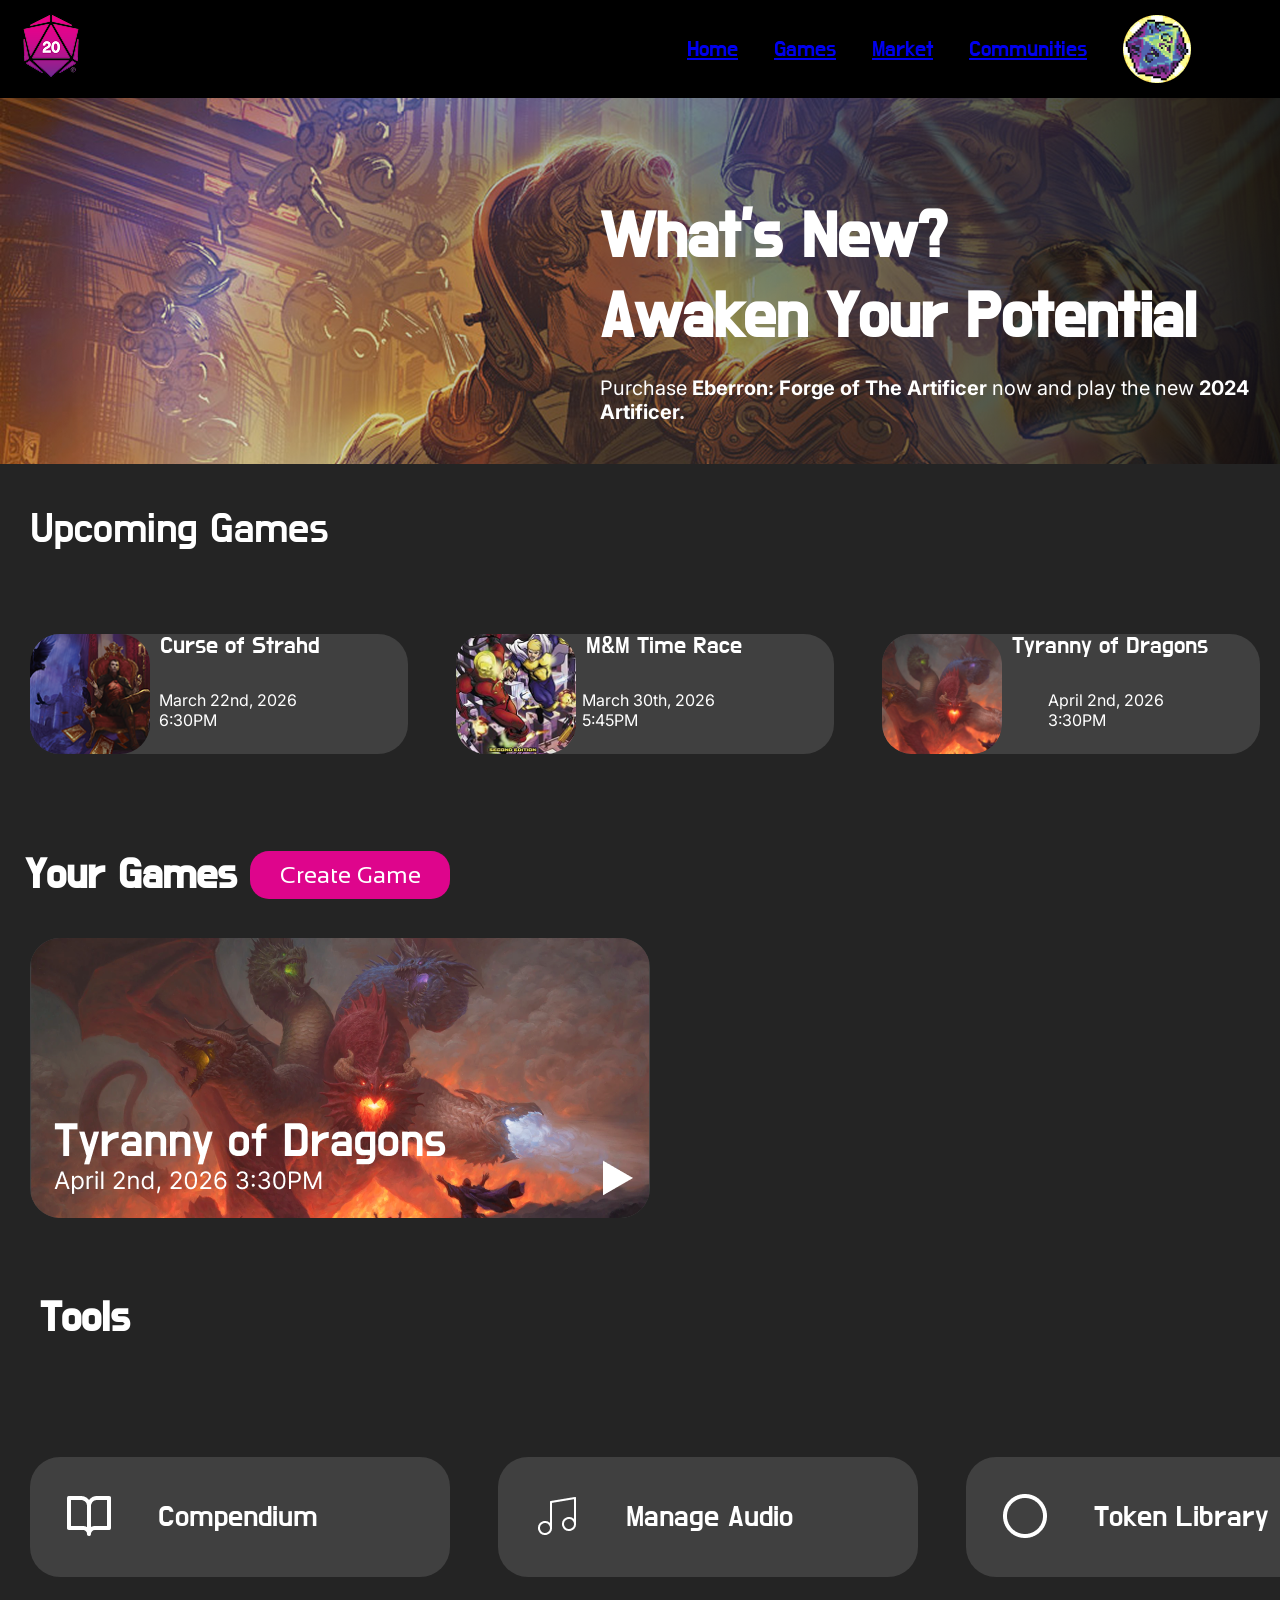
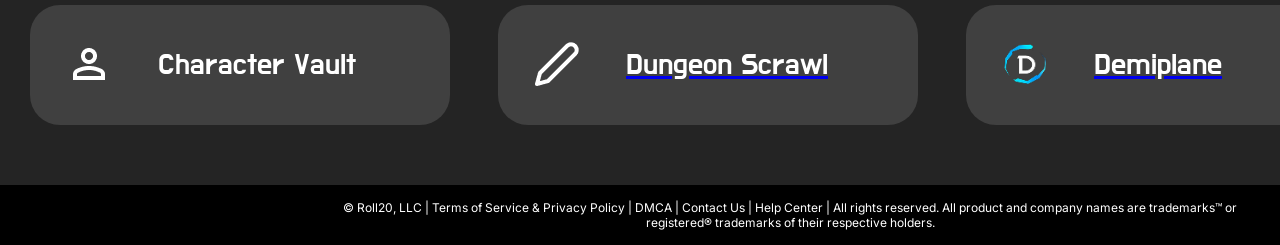
<file: index.html>
<!DOCTYPE html>
<html>
<head>
  	<meta charset="utf-8">
  	<meta name="viewport" content="initial-scale=1, width=device-width">
  	<title>Roll20</title>
  	
  	<link rel="stylesheet"  href="./style.css" />
  	<link rel="stylesheet" href="https://fonts.googleapis.com/css2?family=Sansation:wght@700&display=swap" />
  	<link rel="stylesheet" href="https://fonts.googleapis.com/css2?family=Do Hyeon:wght@400&display=swap" />
  	<link rel="stylesheet" href="https://fonts.googleapis.com/css2?family=Inter:wght@400;600;700&display=swap" />
</head>

<body>
  	<header class="navbar">
  		<div class="container">
  			<h1>
				<a href="index.html">
  					<img src="images/Roll20Icon.png" class="webicon" alt="Roll20">
  				</a>
  			</h1>
  			<nav class="nav">
  				<a href="index.html"> Home </a>
  				<a href="Games.html"> Games</a>
				<a href="Market.html"> Market</a>
				<a href="Communities.html"> Communities</a>
				<img href="Profile.html" src="images/Profile2.png" class="hover" alt="Username">
  			</nav>
  	</header>
  	<section class="Ad">
  		<div class="container">
  			<div class="AdContent">	
  			<h2> What's New? </h2>
  			<h2> Awaken Your Potential </h2>
  			<br>
  			<p> Purchase <span>Eberron: Forge of The Artificer</span> now and play the new <span>2024 Artificer.</span></p>
  		</div>
  		</div>
  	</section>
  	<section class="UCGames"> 
  		<div class="container">
  			<div class="UCGamesTitle"> Upcoming Games </div>
  			<div class="UCGamesGrid">
  				<div class="UCGameBlock">
  					<div class="UCIcon">
  						<img src="images/CurseOfStrahd.png" class="UCIcon" alt="A vampire sitting in their throne with a castle in the background and ravens flying across the background.">
  					</div>
  					<h3> Curse of Strahd </h3>
  					<p> March 22nd, 2026 <br> 6:30PM </p>
  				</div>
  					<div class="UCGameBlock">
  					<div class="UCIcon">
  						<img src="images/M&M.png" class="UCIcon" alt="A superhero and supervillain fighting eachother.">
  					</div>
  					<h3> M&M Time Race </h3>
  					<p> March 30th, 2026 <br> 5:45PM </p>
  				</div>
  					<div class="UCGameBlock">
  					<div class="UCIcon">
  						<img src="images/ToD.png" class="UCIcon" alt="A five-headed dragon, Tiamat, from Dungeons and Dragons.">
  					</div>
  					<h3> Tyranny of Dragons </h3>
  					<p> April 2nd, 2026 <br> 3:30PM </p>
  				</div>
  			</div>
  	</section>
  	<section class="YourGames">
  		 <div class="container">
  		 	<h2 class="YGTitle"> Your Games </h2>
  		 	<div class="createbutton"><h3>Create Game</h3> </div>
  		 	<div class="YourGamesGrid">
  		 		<div class="YourGameBlock">
  		 			<div class="YourGameIcon">
  		 				<img src="images/YourToD.png" class="YourGameIcon" alt="A five-headed dragon, Tiamat, from Dungeons and Dragons.">
  		 			</div>

  		 	</div>	
  		 		</div>

  		 </div>
  	</section>
  	<section class="Tools">
  		<div class="container">
  			<h2 class="ToolsTitle"> Tools </h2>
  			<div class="ToolsGrid">
  				<div class="ToolsBlock">
  					<img src="images/Compendium.png" class="ToolIcon">
  					<h3> Compendium </h3>
  				</div>
  				<div class="ToolsBlock">
  					<img src="images/Audio.png" class="ToolIcon">
  					<h3> Manage Audio </h3>
  				</div>
  				<div class="ToolsBlock">
  					<img src="images/Token.png" class="ToolIcon">
  					<h3> Token Library </h3>
  				</div>
  				<div class="ToolsBlock">
  					<img src="images/CharacterVault.png" class="ToolIcon">
  					<h3> Character Vault </h3>
  				</div>
  				<a href="https://www.dungeonscrawl.com/"><div class="ToolsBlock">
  					<img src="images/DungeonScrawl.png" class="ToolIcon">
  					<h3> Dungeon Scrawl </h3>
  				</div> </a>
  				<a href="https://app.demiplane.com/home"> <div class="ToolsBlock">
  					<img src="images/Demiplane.png" class="ToolIcon">
  					<h3> Demiplane </h3>
  				</div> </a>
  			</div>
  		</div>
  	</section>
  	<footer class="footer">
  		<div class="container">
  		<p> © Roll20, LLC | Terms of Service & Privacy Policy | DMCA | Contact Us | Help Center | All rights reserved. All product and company names are trademarks™ or registered® trademarks of their respective holders. </p>
  		</div>
  	</footer>
</body>
</html>
</file>
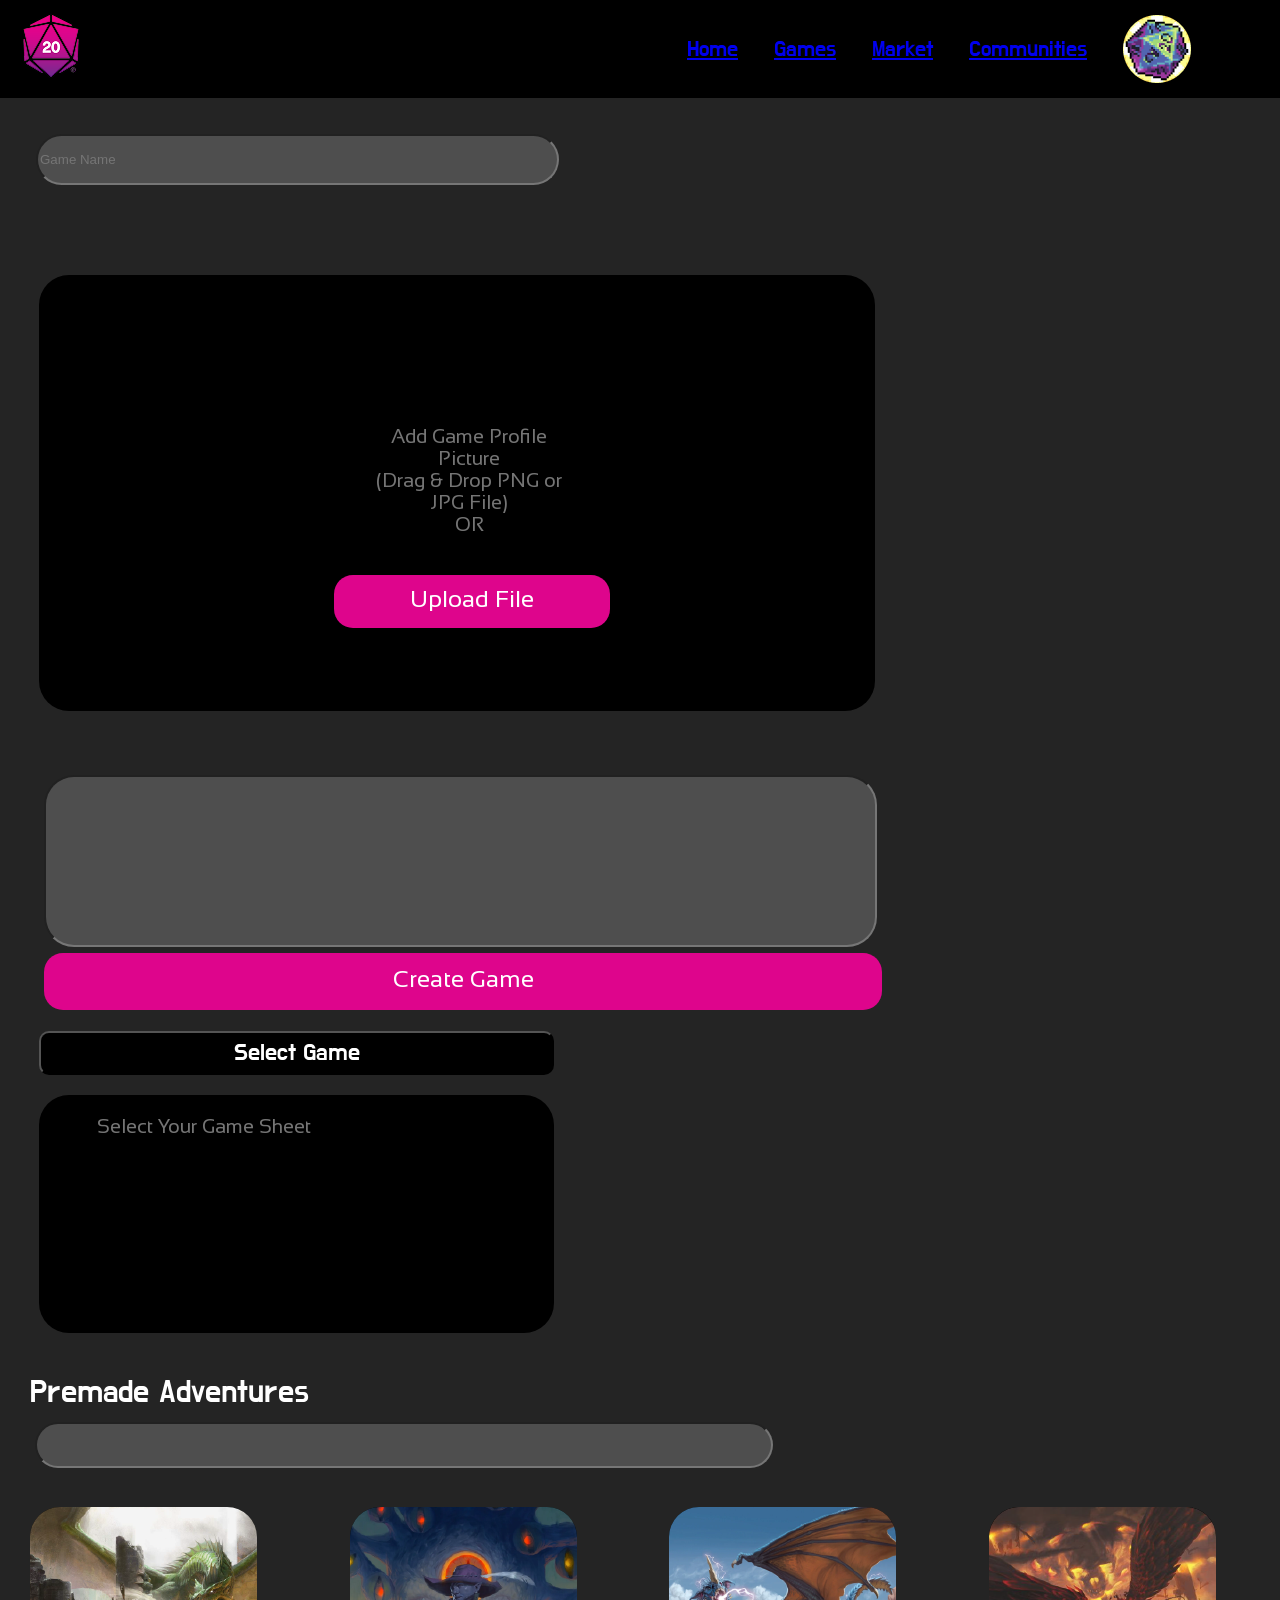
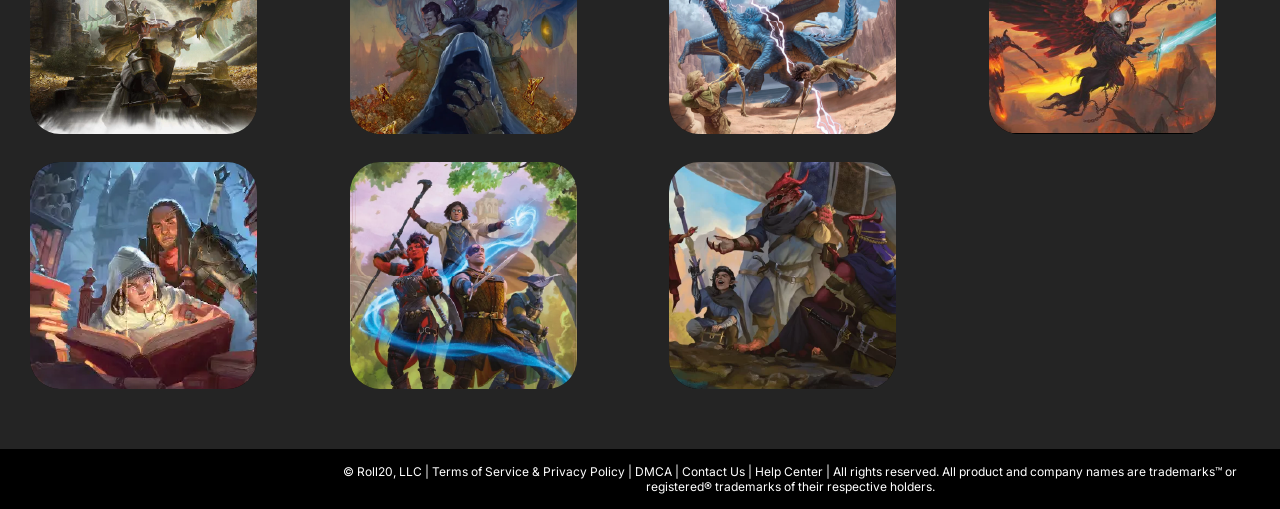
<file: Games.html>
<!DOCTYPE html>
<html>
<head>
  	<meta charset="utf-8">
  	<meta name="viewport" content="initial-scale=1, width=device-width">
  	<title>Roll20</title>
  	
  	<link rel="stylesheet"  href="./style.css" />
  	<link rel="stylesheet"  href="stylegame.css">
  	<link rel="stylesheet" href="https://fonts.googleapis.com/css2?family=Sansation:wght@700&display=swap" />
  	<link rel="stylesheet" href="https://fonts.googleapis.com/css2?family=Do Hyeon:wght@400&display=swap" />
  	<link rel="stylesheet" href="https://fonts.googleapis.com/css2?family=Inter:wght@400;600;700&display=swap" />
</head>

<body>
  	<header class="navbar">
  		<div class="container">
			<h1>
				<a href="index.html">
  					<img src="images/Roll20Icon.png" class="webicon" alt="Roll20">
  				</a>
  			</h1>
  			<nav class="nav">
  				<a href="index.html"> Home </a>
  				<a href="Games.html"> Games</a>
				<a href="Market.html"> Market</a>
				<a href="Communities.html"> Communities</a>
				<img href="Profile.html" src="images/Profile2.png" class="hover" alt="Username">
  			</nav>
  	</header>
  		<section>
  			<div class="container">
  				<input class="search" type="text" placeholder="Game Name">
  				<br>
  					<div class="dropdown">
  					<button class="dropbutton">Select Game</button>
  					<div class="dropdown-content">
  						<a>Dungeons and Dragons 5e</a>
  						<a>Mutants And Masterminds</a>
  					</div>	
  					<div class="PictureBox">
  						<p>Add Game Profile Picture <br> (Drag & Drop PNG or JPG File) <br> OR </p>
  						<br>
  						<div class="uploadfilebutton">
  							<h3> Upload File </h3>
  						</div>	
  					</div>
  					<input class="search2" type="text" name="Game Description">
  					<div class="creategame"><h3>Create Game</h3> </div>
  						<div class="gamesheet">
  							<div class="gamesheetbox"> </div>
  								<h3>Select Your Game Sheet</h3>
  					</div>	
  			</div>	
  		</section>
  		<section class="Premade">
  			<div class="container">
  				<h3> Premade Adventures </h3>
  				<input class="search3" type="text" name="Search Premade Adventures">
  				<div class="PremadeGrid">
  					<div class="PremadeIcon"> 
  						<img src="images/pre1.png" class="PremadeIcon" alt="A group of adventurers preparing to fight a green dragon in mines.">
  					</div>
  					<div class="PremadeIcon"> 
  						<img src="images/pre2.png" class="PremadeIcon" alt="A group of villanous figures standing over treasure as they are gazed upon by a Beholder.">
  					</div>
  					<div class="PremadeIcon"> 
  						<img src="images/pre3.png" class="PremadeIcon" alt="A group of adventurers fighting a blue dragon on the beach.">
  					</div>
  					<div class="PremadeIcon"> 
  						<img src="images/pre4.png" class="PremadeIcon" alt="A fallen angel flying through the skies of Avernus">
  					</div>
  					<div class="PremadeIcon"> 
  						<img src="images/pre5.png" class="PremadeIcon" alt="Two adventurers reading a book in a library.">
  					</div>
  					<div class="PremadeIcon"> 
  						<img src="images/pre6.png" class="PremadeIcon" alt="A group of adventurers standing majestically in an open forest.">
  					</div>
  					<div class="PremadeIcon"> 
  						<img src="images/pre7.png" class="PremadeIcon" alt="A group of three adventurer's camping out in plains during the day.">
  					</div>
  				</div>
  			</div>
  		</section>

  			  	<footer class="footer">
  		<div class="container">
  		<p> © Roll20, LLC | Terms of Service & Privacy Policy | DMCA | Contact Us | Help Center | All rights reserved. All product and company names are trademarks™ or registered® trademarks of their respective holders. </p>
  		</div>
  	</footer>
</body>
</html>
</file>
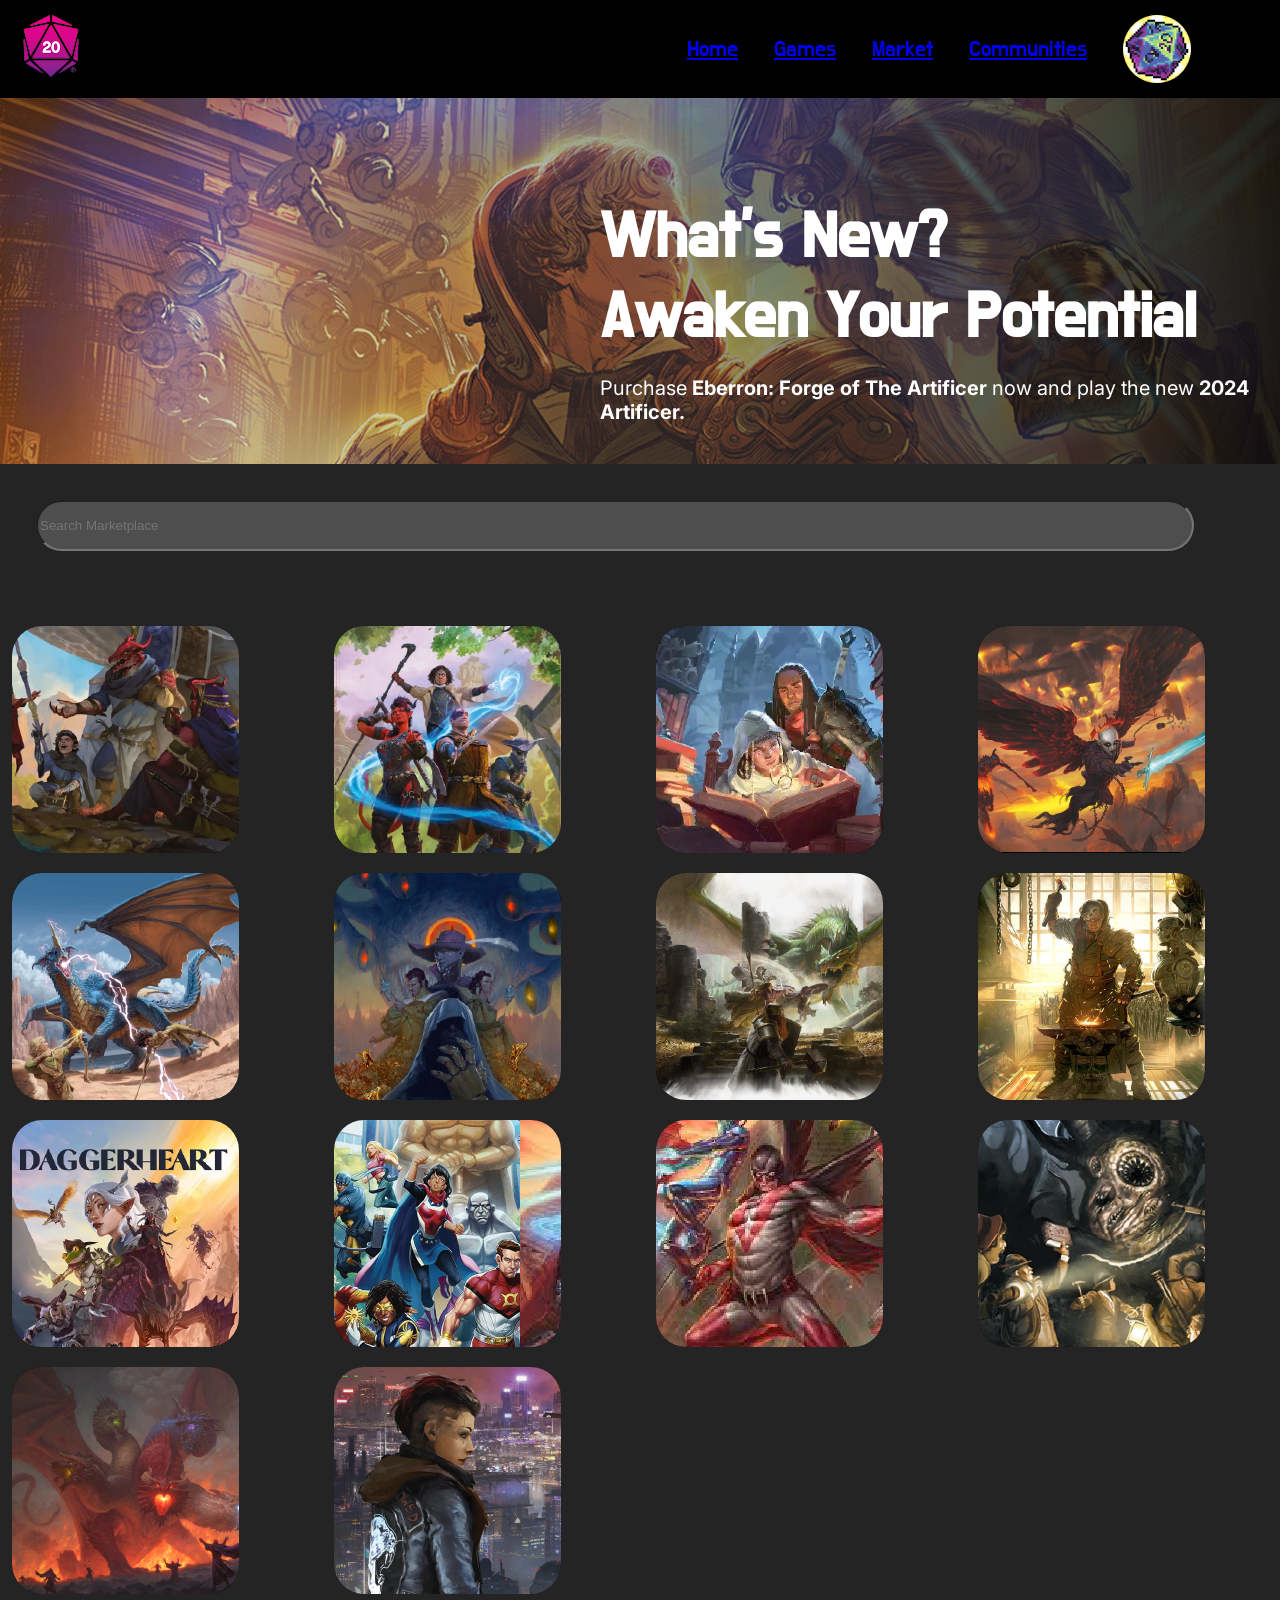
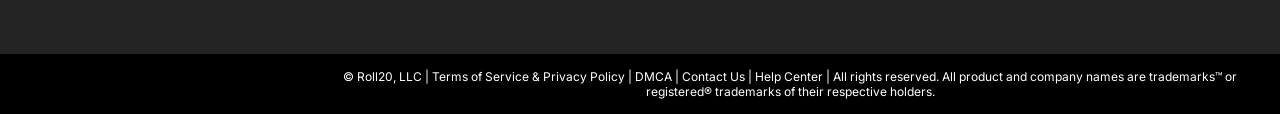
<file: Market.html>
<!DOCTYPE html>
<html>
<head>
  	<meta charset="utf-8">
  	<meta name="viewport" content="initial-scale=1, width=device-width">
  	<title>Roll20</title>
  	
  	<link rel="stylesheet"  href="./style.css" />
  	<link rel="stylesheet"  href="stylemarket.css">
  	<link rel="stylesheet" href="https://fonts.googleapis.com/css2?family=Sansation:wght@700&display=swap" />
  	<link rel="stylesheet" href="https://fonts.googleapis.com/css2?family=Do Hyeon:wght@400&display=swap" />
  	<link rel="stylesheet" href="https://fonts.googleapis.com/css2?family=Inter:wght@400;600;700&display=swap" />
</head>
<body>
  	<header class="navbar">
  		<div class="container">
  			<h1>
				<a href="index.html">
  					<img src="images/Roll20Icon.png" class="webicon" alt="Roll20">
  				</a>
  			</h1>
  			<nav class="nav">
  				<a href="index.html"> Home </a>
  				<a href="Games.html"> Games</a>
				<a href="Market.html"> Market</a>
				<a href="Communities.html"> Communities</a>
				<img href="Profile.html" src="images/Profile2.png" class="hover" alt="Username">
  			</nav>
  	</header>
  	<section class="Ad">
  		<div class="container">
  			<div class="AdContent">	
  			<h2> What's New? </h2>
  			<h2> Awaken Your Potential </h2>
  			<br>
  			<p> Purchase <span>Eberron: Forge of The Artificer</span> now and play the new <span>2024 Artificer.</span></p>
  		</div>
  		</div>
  	</section>
  	  		<section>
  			<div class="container">
  				<input class="search" type="text" placeholder="Search Marketplace">
  			</div>
  		</section>
  		<section class="Market">
  			<div class="container">
  				<div class="MarketGrid">
  					<div class="MarketIcon">
  						<img src="images/pre7.png" class="MarketIcon" alt="A group of three adventurer's camping out in plains during the day.">
  					</div>
  					<div class="MarketIcon">
  						<img src="images/pre6.png" class="MarketIcon" alt="A group of adventurers standing majestically in an open forest.">
  					</div>
  					<div class="MarketIcon">
  						<img src="images/pre5.png" class="MarketIcon" alt="Two adventurers reading a book in a library.">
  					</div>
  					<div class="MarketIcon">
  						<img src="images/pre4.png" class="MarketIcon" alt="A fallen angel flying through the skies of Avernus">
  					</div>
  					<div class="MarketIcon">
  						<img src="images/pre3.png" class="MarketIcon" alt="A group of adventurers fighting a blue dragon on the beach.">
  					</div>
  					<div class="MarketIcon">
  						<img src="images/pre2.png" class="MarketIcon" alt="A group of villanous figures standing over treasure as they are gazed upon by a Beholder.">
  					</div>
  					<div class="MarketIcon">
  						<img src="images/pre1.png" class="MarketIcon" alt="A group of adventurers preparing to fight a green dragon in mines.">
  					</div>
  					<div class="MarketIcon">
  						<img src="images/pre8.png" class="MarketIcon" alt="">
  					</div>
  					<div class="MarketIcon">
  						<img src="images/pre9.png" class="MarketIcon" alt="">
  					</div>
  					<div class="MarketIcon">
  						<img src="images/pre10.png" class="MarketIcon" alt="">
  					</div>
  					<div class="MarketIcon">
  						<img src="images/pre11.png" class="MarketIcon" alt="">
  					</div>
  					<div class="MarketIcon">
  						<img src="images/pre12.png" class="MarketIcon" alt="">
  					</div>
  					<div class="MarketIcon">
  						<img src="images/pre13.png" class="MarketIcon" alt="">
  					</div>
  					<div class="MarketIcon">
  						<img src="images/pre14.png" class="MarketIcon" alt="">
  					</div>
  				</div>
  			</div>
  		</section>
  	  	<footer class="footer">
  		<div class="container">
  		<p> © Roll20, LLC | Terms of Service & Privacy Policy | DMCA | Contact Us | Help Center | All rights reserved. All product and company names are trademarks™ or registered® trademarks of their respective holders. </p>
  		</div>
  	</footer>
</body>
</html>
</file>
<file: style.css>
body{
margin: 0;
line-height: normal;
background: #242424;
	}

h3 {
	display: block;
	margin: 0;
	position: relative;
	font-family: Do Hyeon;
	font-size: clamp(16px, 3vw, 32px);
	font-weight: 500;
	color: white;
	text-align: left;
	align-items: center;
	}

span {
	font-weight: bold;
	}

.navbar {
	position: static;
	top: 0;
	z-index: -50;
	background: #000000;
	}

.container {
	width: min(var(--container));
	margin: 0 auto;
	}

.navbar .container {
	display: flex; 
	padding: 15px;
	}

.navbar h1 {
	margin-bottom: -10px;
	margin-top: -5px;
	}

.webicon {
	display: flex;
	gap: 14px;
	min-width: 72px;
	}

.webicon:hover {
	scale: 105%;
	}	

.hover {

	}

.hover:hover {
	scale: 105%;
	}
.nav {
	display: flex;
	align-items: center;
	padding-left: 1200px;
	gap: 36px;
	font-family: Do Hyeon;
	font-size: 22px;
	font font-weight: 500;
	color: #DA068C;
	}

.nav a:hover {
	color: white;
	}

.Ad {
	position: relative;
	background-position-x: right;
	background-position-y: bottom;
	overflow: hidden;
	min-height: 200px;
	display: flex;
	background: url(images/ForgeOfArtificer2.png);
	background-repeat: no-repeat;
	background-size: cover;
	}

.AdContent {
	position: relative;
	padding: 100px 0 40px 1100px;
	}

.Ad h2 {
	display: black;
	margin: 0;	
	position: relative;
	font-family: Do Hyeon;
	font-size: clamp(32px, 6vw, 64px);
	font font-weight: 500;
	color: white;
	text-align: left;
	align-items: center;
	}

.Ad h3 {
	display: block;
	margin: 0;
	position: relative;
	font-family: Do Hyeon;
	font-size: clamp(16px, 3vw, 32px);
	font font-weight: 500;
	color: white;
	text-align: left;
	align-items: center;
	}

.Ad p {
	display: block;
	margin: 0;
	position: relative;
	font-family: Inter;
	font-size: clamp(8px, 2vw, 20px);
	color: white;
	text-align: left;
	display: inline-block;
	}

.UCGames {
	padding: 39px 0 60px;
	margin-left: 30px;
	}
.UCGamesTitle {
	font-family: Do Hyeon;
	font-size: 42px;
	font font-weight: 500;
	color: white;
	padding-bottom: 39px;
	}

.UCGamesGrid {
	display: grid;
    grid-template-columns: repeat(3, 1fr);
    gap: 28px;
    padding-top: 39px;
	}	

.UCGameBlock {
	min-width: 300px;
	background: #404040;
	border-radius: 30px;
	height: 120px;
	padding: 0px;
	margin-right: 20px;
	display: flex;
	}

.UCGameBlock:hover {
	background: #323232;
	}

.UCIcon {
	height: auto;
	width: 120px;
	border-radius: 30px;
	padding-left: -20;
	}

.UCGameBlock h3 {
	display: inline-flex;
	position: relative;
	font-family: Do Hyeon;
	font-size: 24px;
	color: white;
	text-align: left;
	padding: 0px 10px 0 10px;
	margin-bottom: -24px;
    height: 24px;
	}

.UCGameBlock p {
	display: block;
	margin: 0;
	position: relative;
	font-family: Inter;
	font-size: 16px;
	color: white;
	text-align: left;
	display: inline-block;
	margin-top: 56px;
    margin-left: -170px;
	}

.UCGameBlock .container {
	display: flex;
	align-items: center;
	gap: 20PX;
	}

	}

.YourGames {
	padding: 39px 0 60px;
	margin-left: 30px;
	}

.YourGamesGrid {
	display: grid;
    grid-template-columns: 1fr;
    gap: 28px;
    padding-top: 39px;
    padding-left: 30px;
	}

.YourGameBlock {
	max-width: 620px;
	background: #404040;
	border-radius: 30px;
	height: 280px;
	padding: 0px;
	margin-right: 20px;
	display: flex;
	}

.YourGameIcon {
	height: auto;
	width: 620px;
	border-radius: 30px;
	padding-left: -20px;
	}

.YourGameIcon:hover {
	scale: 101%;
	}

.YGTitle {
	font-family: Do Hyeon;
	font-size: 42px;
	font font-weight: 500;
	color: white;
	padding-bottom: 39px;
	padding-left: 25px;
	}



.createbutton:hover {
	scale: 105%;
	}

.createbutton {
	width: 200px;
	height: 48px;
	background-color: #DE058C;
	border-radius: 19px;
	margin-top: -125px;
	margin-left: 250px;
	display: block;
	}

.createbutton h3 {
		text-align: center;
	font-family: Sansation;
	color: white;
	font-size: 24px;
	padding-top: 10px;
	}

.Tools {
	padding: 39px 0 60px;
	margin-left: 30px;
	}
.ToolsTitle {
	font-family: Do Hyeon;
	font-size: 42px;
	font font-weight: 500;
	color: white;
	padding-bottom: 39px;
	padding-left: 10px;
	}

.ToolsGrid {
	display: grid;
    grid-template-columns: repeat(3, 1fr);
    gap: 28px;
    padding-top: 39px;
	}	

.ToolsBlock {
	min-width: 420px;
	background: #404040;
	border-radius: 30px;
	height: 120px;
	padding: 0px;
	margin-right: 20px;
	display: flex;
	}

.ToolsBlock a {
	min-width: 420px;
	background: #404040;
	border-radius: 30px;
	height: 120px;
	padding: 0px;
	margin-right: 20px;
	display: flex;
	}

.ToolsBlock:hover {
	background: #323232;
	}

.ToolIcon {
	height: 48px;
	width: 48px;
	align-items: center;
	padding: 35px;
	}

.ToolsBlock h3 {
		display: inline-flex;
	position: relative;
	font-family: Do Hyeon;
	font-size: 30px;
	color: white;
	text-align: left;
	padding: 0px 10px 0 10px;
	margin-bottom: 40px;
	margin-top: 40px;
	}



.footer {
	position: static;
	background: #000000;
	}

.footer .container {
	display: flex; 
	padding: 15px;
	}

.footer p {
		display: block;
	margin: 0;
	position: relative;
	font-family: Inter;
	font-size: 12px;
	color: white;
	text-align: center;
	display: inline-block;
	margin-left: 300px;
	}




@media  (max-width: 1700px) {
	.AdContent {
		padding: 100px 0 40px 1000px;
	}
}
@media  (max-width: 1600px) {
	.AdContent {
		padding: 100px 0 40px 900px;
	}
}
@media  (max-width: 1500px) {
	.AdContent {
		padding: 100px 0 40px 800px;
	}
}
@media  (max-width: 1400px) {
	.AdContent {
		padding: 100px 0 40px 700px;
	}
} 
@media  (max-width: 1300px) {
	.AdContent {
		padding: 100px 0 40px 600px;
	}
} 
@media  (max-width: 1200px) {
	.AdContent {
		padding: 100px 0 40px 500px;
	}
} 
@media  (max-width: 1100px) {
	.AdContent {
		padding: 100px 0 40px 400px;
	}
} 
@media  (max-width: 1000px) {
	.AdContent {
		padding: 75px 0 30px 300px;
	}
} 
@media  (max-width: 900px) {
	.AdContent {
		padding: 50px 0 20px 200px;
	}
} 

@media (max-width: 1230px) {
	.UCGamesGrid {
		grid-template-columns: repeat(2, 1fr);
	}
}
@media (max-width: 730px) {
	.UCGamesGrid {
		grid-template-columns: 1fr;
	}
}

@media (max-width: 665px) {
 .YourGamesGrid {
 	padding-left: 15px;
 	padding-top: 15px;
 	scale: 90%;
 }
}
@media (max-width: 600px) {
 .YourGamesGrid {
 	padding-left: 0px;
 	margin-left: -55px;
 	padding-top: 5px;
 	gap: 0px;
 	scale: 70%;
 }
}

@media (max-width: 1821px) {
	.nav {
		padding-left: 1100px;
	}
}
@media (max-width: 1730px) {
	.nav {
		padding-left: 1000px;
	}
}
@media (max-width: 1621px) {
	.nav {
		padding-left: 900px;
	}
}
@media (max-width: 1521px) {
	.nav {
		padding-left: 800px;
	}
}
@media (max-width: 1421px) {
	.nav {
		padding-left: 700px;
	}
}
@media (max-width: 1321px) {
	.nav {
		padding-left: 600px;
	}
}
@media (max-width: 1221px) {
	.nav {
		padding-left: 500px;
	}
}
@media (max-width: 1121px) {
	.nav {
		padding-left: 400px;
	}
}
@media (max-width: 1021px) {
	.nav {
		padding-left: 300px;
	}
}
@media (max-width: 921px) {
	.nav {
		padding-left: 200px;
	}
}
@media (max-width: 821px) {
	.nav {
		padding-left: 100px;
	}
}
@media (max-width: 721px) {
	.nav {
		padding-left: 100px;
		scale: 80%;
	}
}
@media (max-width: 650px) {
	.nav {
		padding-left: 80px;
		scale: 70%;
	}
}
@media (max-width: 610px) {
	.nav {
		padding-left: 50px;
		scale: 70%;
	}
}
@media (max-width: 580px) {
	.nav {
		padding-left: 20px;
		scale: 70%;
	}
}
@media (max-width: 560px) {
	.nav {
		padding-left: 0px;
		scale: 70%;
	}
}
@media (max-width: 540px) {
	.nav {
		padding-left: 0px;
		scale: 70%;
		margin-left: -40px;
	}
}

@media (max-width: 1230px) {
	.ToolsGrid {
		grid-template-columns: repeat(2, 1fr);
	}
}
@media (max-width: 730px) {
	.ToolsGrid {
		grid-template-columns: 1fr;
	}
</file>
<file: stylegame.css>
.search {
	overflow: hidden;
	background-color: #4E4E4E;
	margin: 36px;
	border-radius: 30px;
	width: 515px;
	height: 45px;
	}

.search input[type=text] {
	float: left;
	margin-left: 20px;
	font-size: 36px;
	font-family: Inter;

	}

.dropdown {
	position: relative;
	display: inline-block;
	border-radius: 10px;
	margin-left: 39px;
	}

.dropbutton {
	background-color: #000000;
	color: white;
	font-size: 24px;
	width: 515px;
	font-family: Do Hyeon;
	border-radius: 10px;
	padding: 5px;
	margin-top: 10px;
	margin-right: 200px;
	}

.dropdown-content {
	display: none;
	position: absolute;
	background-color: #000000;
	min-width: 360px;
	z-index: 1;
	}

.dropdown-content a {
	float: left;
	margin-left: 20px;
	font-size: 24px;
	font-family: Inter;
	color: white;
	display: flex;
	}

.dropbutton:hover .dropdown-content {
	display: block;
	}

.PictureBox {
	display: flex;
	float: right;
	background-color: #000000;
	width: 836px;
	height: 436px;
	border-radius: 30px;
	margin-left: 100px;
	margin-top: -100px;
	margin-right: 50px;
	}

.PictureBox p {
	text-align: center;
	font-family: Sansation;
	color: #757575;
	font-size: 20px;
	margin-left: 330px;
	margin-top: 150px;
	width: 200px;
	}

.uploadfilebutton {
	width: 276px;
	height: 53px;
	background-color: #DE058C;
	border-radius: 19px;
	margin-left: -235px;
	margin-top: 300px;
	display: block;
	}

.uploadfilebutton h3 {
		text-align: center;
	font-family: Sansation;
	color: white;
	font-size: 24px;
	margin-top: 10px;
	}

.uploadfilebutton:hover {
	scale: 105%;
	}

.gamesheet {
	width: 515px;
	height: 238px;
	display: flex;
	float: left;
	background-color: #000000;
	border-radius: 30px;
	margin-top: -200px;
	margin-right: -200px;
	}

.gamesheetbox {
	display: block;
	margin-top: 	50px;
	width: 	64px;
	height: 64px;
	}

.gamesheet	h3 {
	text-align: left;
	font-family: Sansation;
	color: #757575;
	font-size: 20px;
	margin-top: 20px;
	width: 	500px;

	}
.gamesheet	p {
	text-align: left;
	font-family: Sansation;
	color: white;
	font-size: 16px;


	}


.search2 {
	overflow: hidden;
	display: flex;
	background-color: #4E4E4E;
	margin: 36px;
	margin-left: 890px;
	border-radius: 30px;
	width: 825px;
	height: 166px;
	}

.search2 input[type=text] {
	float: left;
	margin-left: 20px;
	font-size: 36px;
	font-family: Inter;

	}

.creategame {
		width: 838px;
	height: 57px;
	background-color: #DE058C;
	border-radius: 19px;
	display: block;
	margin-left: 890px;
	margin-top: -30px;
	}

.creategame h3 {
		text-align: center;
	font-family: Sansation;
	color: white;
	font-size: 24px;
	padding-top: 12px;
	}

.creategame:hover {
	scale: 105%;
	}

.Premade {
		padding: 39px 0 60px;
	margin-left: 30px;
	}

.search3 {
	overflow: hidden;
	background-color: #4E4E4E;
	border-radius: 30px;
	width: 730px;
	height: 40px;
	margin-top: -100px;
	padding-top: -100px;
	margin-left: 890px;
	}

.search3 input[type=text] {
	float: left;
	margin-left: 20px;
	font-size: 36px;
	font-family: Inter;

	}

.PremadeGrid {
	display: grid;
    grid-template-columns: repeat(7, 1fr);
    gap: 28px;
    padding-top: 39px;
	}

.PremadeIcon {
	height: 227px;
	width: 227px;
	border-radius: 30px;
	background: black;
	}

.PremadeIcon:hover {
	scale: 105%
	}

@media (max-width: 510px) {
	.search {
		width: 	450px;
		margin-left: 10px;
	}
	.dropbutton {
		width: 	450px;
		margin-left: -25px;
	}
	.gamesheet {
		width: 	450px;
		margin-left: -10px;
	}
}

@media	(max-width: 1780px) {
	.search2 {
		margin-left: 	870px;
	}
	.creategame	{
		margin-left: 	870px;
	}
	.PremadeGrid	{
		grid-template-columns: repeat(6, 1fr);
	}
}
@media	(max-width: 1750px) {
	.search2 {
		margin-left: 	850px;
	}
	.creategame	{
		margin-left: 	850px;
	}
}
@media	(max-width: 1720px) {
	.search2 {
		margin-left: 	820px;
	}
	.creategame	{
		margin-left: 	820px;
	}
}
@media	(max-width: 1700px) {
	.search2 {
		margin-left: 	790px;
	}
	.creategame	{
		margin-left: 	790px;
	}
}
@media	(max-width: 1660px) {
	.search2 {
		margin-left: 	750px;
	}
	.creategame	{
		margin-left: 	750px;
	}
	.search3 {
		margin-left: 	750px;
	}
}
@media	(max-width: 1610px) {
	.search2 {
		margin-left: 	710px;
	}
	.creategame	{
		margin-left: 	710px;
	}
}
@media	(max-width: 1580px) {
	.search2 {
		margin-left: 	660px;
	}
	.creategame	{
		margin-left: 	660px;
	}
		.PremadeGrid	{
		grid-template-columns: repeat(5, 1fr);
	}
}
@media	(max-width: 1530px) {
	.search2 {
		margin-left: 	590px;
	}
	.creategame	{
		margin-left: 	590px;
	}
	.search3 {
		margin-left: 	590px;
	}
}
@media	(max-width: 1470px) {
	.search2 {
		margin-left: 	530px;
	}
	.creategame	{
		margin-left: 	530px;
	}
	.search3 {
		margin-left: 	590px;
	}
	.PictureBox	{
		margin-right: 	30px;
	}
}
@media	(max-width: 1420px) {
	.gamesheet	{
		margin-top: 20px;
	}
	.dropdown	{
		margin-top: 	800px;
	}
	.search2 {
		margin-left: 	5px;
		margin-top: -300px;
	}
	.creategame	{
		margin-left: 	5px;
	}
	.search3 {
		margin-left: 	590px;
	}
	.PictureBox	{
		margin-top: -800px;
		margin-right: 	490px;
		margin-left: 	-0px;

	}
}
@media	(max-width: 1370px) {
	.gamesheet	{
		margin-top: 20px;
	}
	.dropdown	{
		margin-top: 	800px;
	}
	.search2 {
		margin-left: 	5px;
		margin-top: -300px;
	}
	.creategame	{
		margin-left: 	5px;
	}
	.search3 {
		margin-top: 10px;
		margin-left: 	5px;
	}
	.PictureBox	{
		margin-top: -800px;
		margin-right: 	490px;
		margin-left: 	-0px;

	}
}
@media	(max-width: 1290px) {
	.gamesheet	{
		margin-top: 20px;
	}
	.dropdown	{
		margin-top: 	800px;
	}
	.search2 {
		margin-left: 	5px;
		margin-top: -300px;
	}
	.creategame	{
		margin-left: 	5px;
	}
	.search3 {
		margin-top: 10px;
		margin-left: 	5px;
	}
	.PictureBox	{
		margin-top: -800px;
		margin-right: 	490px;
		margin-left: 	-0px;

	}
	.PremadeGrid	{
		grid-template-columns: repeat(4, 1fr);
	}	
}
@media	(max-width: 1030px) {
	.gamesheet	{
		margin-top: 20px;
	}
	.dropdown	{
		margin-top: 	800px;
	}
	.search2 {
		margin-left: 	5px;
		margin-top: -300px;
	}
	.creategame	{
		margin-left: 	5px;
	}
	.search3 {
		margin-top: 10px;
		margin-left: 	5px;
	}
	.PictureBox	{
		margin-top: -800px;
		margin-right: 	490px;
		margin-left: 	-0px;

	}
	.PremadeGrid	{
		grid-template-columns: repeat(3, 1fr);
	}	
}
@media	(max-width: 890px) {
	.gamesheet	{
		margin-top: 20px;
	}
	.dropdown	{
		margin-top: 	700px;
	}
	.search2 {
		margin-left: 	-80px;
		margin-top: -400px;
		scale: 	.8;
	}
	.creategame	{
		margin-left: 	-80px;
		scale: 	.8;
	}
	.creategame:hover {
		scale: .85;
	}
	.search3 {
		margin-top: 10px;
		margin-left: 	5px;
	}
	.PictureBox	{
		margin-top: -800px;
		margin-right: 	600px;
		margin-left: 	-80px;
		scale: 	.8;

	}
	.PremadeGrid	{
		grid-template-columns: repeat(3, 1fr);
	}	
}
@media	(max-width: 730px) {
	.gamesheet	{
		margin-top: 20px;
	}
	.dropdown	{
		margin-top: 	600px;
	}
	.search2 {
		margin-left: 	-160px;
		margin-top: -400px;
		scale: 	.6;
	}
	.creategame	{
		margin-left: 	-160px;
		margin-top: -70px;
		scale: 	.6;
	}
		.creategame:hover {
		scale: .65;
	}
	.search3 {
		margin-top: 10px;
		margin-left: 	5px;
		width: 	600px;
	}
	.PictureBox	{
		margin-top: -750px;
		margin-right: 	600px;
		margin-left: 	-160px;
		scale: 	.6;

	}
	.PremadeGrid	{
		grid-template-columns: repeat(2, 1fr);
	}	
}
@media	(max-width: 570px) {
	.gamesheet	{
		margin-top: 20px;
		width: 	450px;
	}
	.dropdown	{
		margin-top: 	600px;
	}
	.search2 {
		margin-left: 	-180px;
		margin-top: -400px;
		scale: 	.6;
	}
	.creategame	{
		margin-left: 	-180px;
		margin-top: -70px;
		scale: 	.6;
	}
	.search3 {
		margin-top: 10px;
		margin-left: 	5px;
		width: 	600px;
	}
	.PictureBox	{
		margin-top: -750px;
		margin-right: 	600px;
		margin-left: 	-180px;
		scale: 	.6;

	}
	.PremadeGrid	{
		grid-template-columns: repeat(2, 1fr);
		}
			.search {
		width: 	450px;
	}
		.dropbutton {
		width: 	450px;
		margin-left: 	5px;
	}
	
}
@media	(max-width: 502px) {
	.gamesheet	{
		margin-top: 20px;
		width: 	450px;
	}
	.dropdown	{
		margin-top: 	600px;
	}
	.search2 {
		margin-left: 	-215px;
		margin-top: -400px;
		scale: 	.56;
	}
	.creategame	{
		margin-left: 	-215px;
		margin-top: -70px;
		scale: 	.56;
	}
		.creategame:hover {
		scale: .58;
	}
	.search3 {
		margin-top: 10px;
		margin-left: 	5px;
		width: 	420px;
	}
	.PictureBox	{
		margin-top: -750px;
		margin-right: 	600px;
		margin-left: 	-215px;
		scale: 	.56;

	}
	.PremadeGrid	{
		grid-template-columns: repeat(2, 1fr);
		scale: .9;
		}
			.search {
		width: 	450px;
	}
		.dropbutton {
		width: 	450px;
		margin-left: 	0px;
		margin-right: 	15PX;
	}
	
}
</file>
<file: stylemarket.css>
.search {
	overflow: hidden;
	background-color: #4E4E4E;
	margin: 36px;
	border-radius: 30px;
	width: 1720px;
	height: 45px;
	}

.search input[type=text] {
	float: left;
	margin-left: 20px;
	font-size: 36px;
	font-family: Inter;

	}

.Market {
		padding: 39px 0 60px;
	margin-left: 12px;
	}
.MarketGrid {
	display: grid;
    grid-template-columns: repeat(7, 1fr);
    gap: 20px;
    padding-top: 0px;
	}

.MarketIcon {
	height: 227px;
	width: 227px;
	border-radius: 30px;
	background: black;
	}

.MarketIcon:hover {
	scale: 105%
	}

@media (max-width: 1776px) {
	.search {
		width: 1650px;
	}
}
@media (max-width: 1693px) {
	.search {
		width: 1550px;
	}
	.MarketGrid {
		grid-template-columns: repeat(6, 1fr);
	}
}
@media (max-width: 1605px) {
	.search {
		width: 1450px;
	}
	.MarketGrid {
		grid-template-columns: repeat(6, 1fr);
	}
}
@media (max-width: 1503px) {
	.search {
		width: 1350px;
	}
	.MarketGrid {
		grid-template-columns: repeat(5, 1fr);
	}
}
@media (max-width: 1408px) {
	.search {
		width: 1250px;
	}
	.MarketGrid {
		grid-template-columns: repeat(5, 1fr);
	}
}
@media (max-width: 1310px) {
	.search {
		width: 1150px;
	}
	.MarketGrid {
		grid-template-columns: repeat(4, 1fr);
	}
}
@media (max-width: 1210px) {
	.search {
		width: 1050px;
	}
	.MarketGrid {
		grid-template-columns: repeat(4, 1fr);
	}
}
@media (max-width: 1108px) {
	.search {
		width: 950px;
	}
	.MarketGrid {
		grid-template-columns: repeat(4, 1fr);
	}
}
@media (max-width: 1006px) {
	.search {
		width: 850px;
	}
	.MarketGrid {
		grid-template-columns: repeat(3, 1fr);
	}
}
@media (max-width: 910px) {
	.search {
		width: 850px;
		margin-left: 15px;
	}
	.MarketGrid {
		grid-template-columns: repeat(3, 1fr);
	}
}
@media (max-width: 887px) {
	.search {
		width: 750px;
		margin-left: 15px;
	}
	.MarketGrid {
		grid-template-columns: repeat(3, 1fr);
	}
}
@media (max-width: 787px) {
	.search {
		width: 650px;
		margin-left: 15px;
	}
	.MarketGrid {
		grid-template-columns: repeat(2, 1fr);
	}
}
@media (max-width: 687px) {
	.search {
		width: 550px;
		margin-left: 15px;
	}
	.MarketGrid {
		grid-template-columns: repeat(2, 1fr);
	}
}
@media (max-width: 587px) {
	.search {
		width: 450px;
		margin-left: 15px;
	}
	.MarketGrid {
		grid-template-columns: repeat(2, 1fr);
	}
}
@media (max-width: 502px) {
	.search {
		width: 450px;
		margin-left: 15px;
	}
	.MarketGrid {
		grid-template-columns: repeat(2, 1fr);
		margin-left: -5px;
	}
}
</file>
